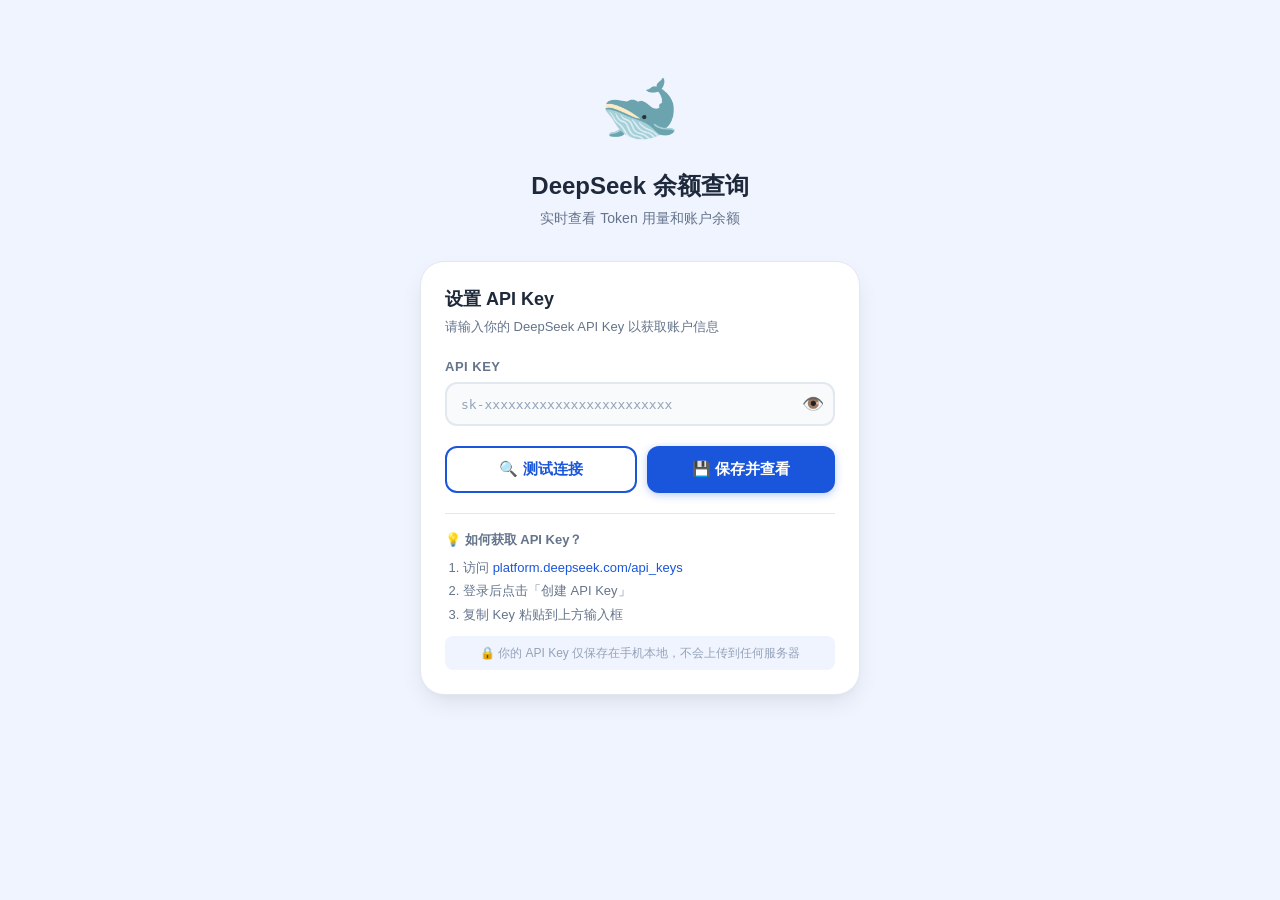
<file: Token Query/deepseek-token-pwa/index.html>
<!DOCTYPE html>
<html lang="zh-CN">
<head>
  <meta charset="UTF-8">
  <meta name="viewport" content="width=device-width, initial-scale=1.0, viewport-fit=cover, user-scalable=no">
  <meta name="theme-color" content="#1a56db">
  <meta name="description" content="DeepSeek Token 用量与余额查询工具">

  <!-- PWA Manifest -->
  <link rel="manifest" href="manifest.json">

  <!-- iOS Safari PWA 专属标签 -->
  <meta name="apple-mobile-web-app-capable" content="yes">
  <meta name="apple-mobile-web-app-status-bar-style" content="black-translucent">
  <meta name="apple-mobile-web-app-title" content="DeepSeek 余额">
  <link rel="apple-touch-icon" href="icons/icon-192.png">
  <!-- iPhone X+ 安全区域适配 -->
  <meta name="apple-mobile-web-app-viewport" content="width=device-width, initial-scale=1, viewport-fit=cover">

  <!-- 微软 Tile -->
  <meta name="msapplication-TileColor" content="#1a56db">
  <meta name="msapplication-TileImage" content="icons/icon-192.png">

  <title>DeepSeek 余额查询</title>

  <!-- 样式 -->
  <link rel="stylesheet" href="css/style.css">
</head>
<body>
  <!-- ========== 设置页面 ========== -->
  <div id="setupPage" class="page">
    <div class="setup-container">
      <div class="logo-area">
        <div class="logo-icon">🐋</div>
        <h1>DeepSeek 余额查询</h1>
        <p class="subtitle">实时查看 Token 用量和账户余额</p>
      </div>

      <div class="setup-card">
        <h2>设置 API Key</h2>
        <p class="hint">请输入你的 DeepSeek API Key 以获取账户信息</p>

        <div class="input-group">
          <label for="apiKeyInput">API Key</label>
          <div class="password-input-wrapper">
            <input
              type="password"
              id="apiKeyInput"
              placeholder="sk-xxxxxxxxxxxxxxxxxxxxxxxx"
              autocomplete="off"
            >
            <button type="button" id="toggleVisibilityBtn" class="icon-btn" title="显示/隐藏">
              👁️
            </button>
          </div>
        </div>

        <div class="setup-actions">
          <button type="button" id="testBtn" class="btn btn-outline">🔍 测试连接</button>
          <button type="button" id="saveBtn" class="btn btn-primary">💾 保存并查看</button>
        </div>

        <div id="testResult" class="test-result hidden"></div>

        <div class="setup-footer">
          <p>💡 <strong>如何获取 API Key？</strong></p>
          <ol>
            <li>访问 <a href="https://platform.deepseek.com/api_keys" target="_blank" rel="noopener">platform.deepseek.com/api_keys</a></li>
            <li>登录后点击「创建 API Key」</li>
            <li>复制 Key 粘贴到上方输入框</li>
          </ol>
          <p class="privacy-note">🔒 你的 API Key 仅保存在手机本地，不会上传到任何服务器</p>
        </div>
      </div>
    </div>
  </div>

  <!-- ========== 仪表盘页面 ========== -->
  <div id="dashboardPage" class="page hidden">
    <div class="dashboard-container">
      <!-- 顶部导航 -->
      <header class="dashboard-header">
        <div class="header-left">
          <div class="header-icon">🐋</div>
          <div>
            <h1 class="header-title">DeepSeek</h1>
            <p class="header-subtitle">账户余额查询</p>
          </div>
        </div>
        <button type="button" id="settingsBtn" class="icon-btn" title="设置">⚙️</button>
      </header>

      <!-- 余额主卡片 -->
      <div class="balance-card">
        <div class="balance-card-inner">
          <p class="balance-label">账户余额</p>
          <div class="balance-amount">
            <span class="currency">¥</span>
            <span id="totalBalance" class="amount-number">--</span>
          </div>
          <div class="balance-details">
            <div class="detail-item">
              <span class="detail-dot recharge"></span>
              <span class="detail-label">充值余额</span>
              <span id="toppedUpBalance" class="detail-value">--</span>
            </div>
            <div class="detail-item">
              <span class="detail-dot granted"></span>
              <span class="detail-label">赠送余额</span>
              <span id="grantedBalance" class="detail-value">--</span>
            </div>
          </div>
        </div>
        <!-- 装饰波纹 -->
        <div class="card-wave"></div>
      </div>

      <!-- Token 用量卡片 -->
      <div class="usage-card">
        <div class="usage-header">
          <h3>📊 可用 Token 估算</h3>
          <span id="tokenPeriod" class="period-label">基于余额估算</span>
        </div>

        <!-- 总消耗量 -->
        <div class="token-total-section">
          <span id="tokenTotal" class="token-total-number">--</span>
          <span class="token-total-unit">tokens</span>
        </div>

        <!-- 输入/输出明细 -->
        <div class="token-breakdown">
          <div class="token-item">
            <span class="token-dot input-dot"></span>
            <div class="token-item-info">
              <span class="token-item-label">输入</span>
              <span id="tokenInput" class="token-item-value">--</span>
            </div>
          </div>
          <div class="token-divider"></div>
          <div class="token-item">
            <span class="token-dot output-dot"></span>
            <div class="token-item-info">
              <span class="token-item-label">输出</span>
              <span id="tokenOutput" class="token-item-value">--</span>
            </div>
          </div>
        </div>

        <!-- 用量进度条 -->
        <div class="usage-progress-section">
          <div class="progress-bar-container">
            <div id="tokenProgressBar" class="progress-bar-fill"></div>
          </div>
          <span id="tokenProgressPct" class="progress-text">--</span>
        </div>

        <!-- 更新时间 -->
        <div class="usage-footer">
          <span id="lastUpdated" class="update-time">--</span>
        </div>
      </div>

      <!-- 操作按钮 -->
      <div class="action-bar">
        <button type="button" id="refreshBtn" class="btn btn-primary btn-full">
          🔄 刷新数据
        </button>
      </div>

      <!-- 底部信息 -->
      <footer class="dashboard-footer">
        <p id="accountStatus" class="account-status">--</p>
      </footer>
    </div>
  </div>

  <!-- ========== Toast 提示 ========== -->
  <div id="toast" class="toast hidden"></div>

  <!-- Service Worker 注册 + 主逻辑 -->
  <script src="js/app.js"></script>
</body>
</html>
</file>
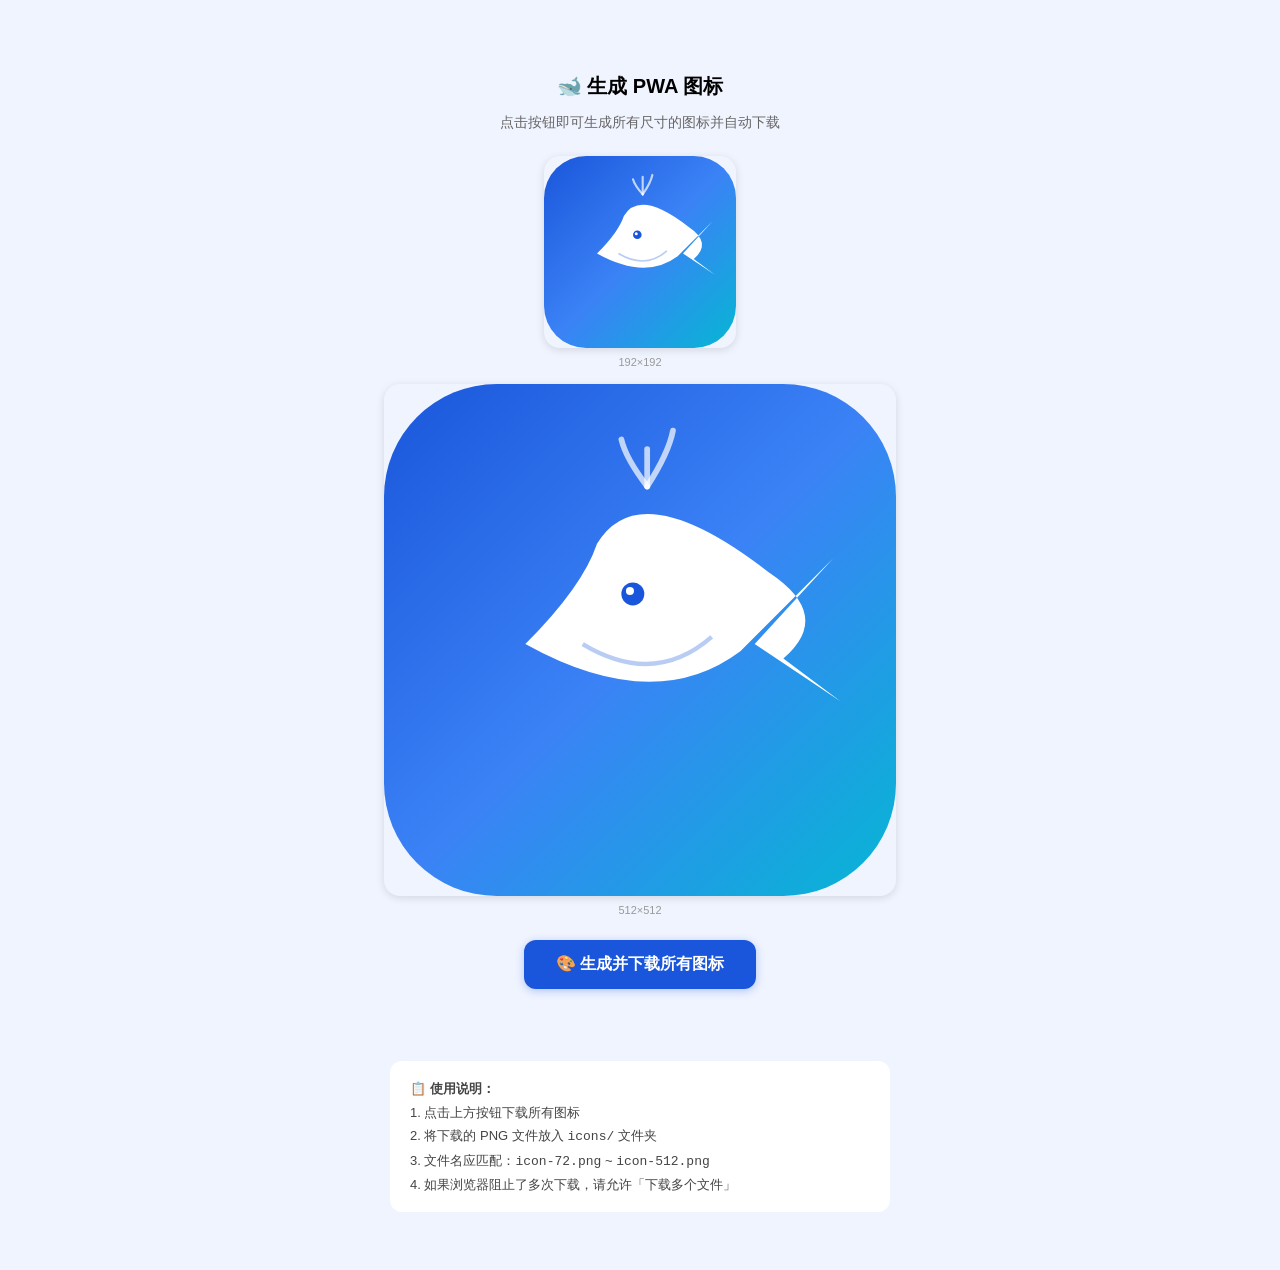
<file: Token Query/deepseek-token-pwa/icons/generate-icons.html>
<!DOCTYPE html>
<html lang="zh-CN">
<head>
  <meta charset="UTF-8">
  <meta name="viewport" content="width=device-width, initial-scale=1.0">
  <title>图标生成器 — DeepSeek PWA</title>
  <style>
    body {
      font-family: -apple-system, BlinkMacSystemFont, "PingFang SC", "Microsoft YaHei", sans-serif;
      max-width: 500px;
      margin: 40px auto;
      padding: 20px;
      background: #f0f4ff;
      text-align: center;
    }
    h1 { font-size: 20px; margin-bottom: 8px; }
    p { color: #666; font-size: 14px; margin-bottom: 24px; }
    .preview-area {
      display: flex;
      flex-wrap: wrap;
      gap: 16px;
      justify-content: center;
      margin-bottom: 24px;
    }
    .preview-item {
      text-align: center;
    }
    .preview-item canvas {
      border-radius: 16px;
      box-shadow: 0 2px 8px rgba(0,0,0,0.12);
    }
    .preview-item span {
      display: block;
      font-size: 11px;
      color: #999;
      margin-top: 4px;
    }
    button {
      padding: 14px 32px;
      font-size: 16px;
      font-weight: 600;
      border: none;
      border-radius: 12px;
      background: #1a56db;
      color: white;
      cursor: pointer;
      box-shadow: 0 2px 8px rgba(26,86,219,0.3);
    }
    button:active { transform: scale(0.97); }
    button:disabled { opacity: 0.5; pointer-events: none; }
    .status {
      margin-top: 16px;
      font-size: 13px;
      color: #059669;
      min-height: 24px;
    }
    .instructions {
      margin-top: 32px;
      text-align: left;
      background: white;
      padding: 16px 20px;
      border-radius: 12px;
      font-size: 13px;
      color: #444;
      line-height: 1.8;
    }
  </style>
</head>
<body>
  <h1>🐋 生成 PWA 图标</h1>
  <p>点击按钮即可生成所有尺寸的图标并自动下载</p>

  <div class="preview-area">
    <div class="preview-item">
      <canvas id="preview192" width="192" height="192"></canvas>
      <span>192×192</span>
    </div>
    <div class="preview-item">
      <canvas id="preview512" width="512" height="512"></canvas>
      <span>512×512</span>
    </div>
  </div>

  <button id="generateBtn" onclick="generateAllIcons()">🎨 生成并下载所有图标</button>
  <div class="status" id="status"></div>

  <div class="instructions">
    <strong>📋 使用说明：</strong><br>
    1. 点击上方按钮下载所有图标<br>
    2. 将下载的 PNG 文件放入 <code>icons/</code> 文件夹<br>
    3. 文件名应匹配：<code>icon-72.png</code> ~ <code>icon-512.png</code><br>
    4. 如果浏览器阻止了多次下载，请允许「下载多个文件」
  </div>

  <script>
    /**
     * 在 Canvas 上绘制 DeepSeek 风格的鲸鱼图标
     */
    function drawIcon(canvas, size) {
      const ctx = canvas.getContext('2d');
      const s = size;

      // 背景：蓝色渐变
      const bgGrad = ctx.createLinearGradient(0, 0, s, s);
      bgGrad.addColorStop(0, '#1a56db');
      bgGrad.addColorStop(0.5, '#3b82f6');
      bgGrad.addColorStop(1, '#06b6d4');
      ctx.fillStyle = bgGrad;
      ctx.beginPath();
      ctx.roundRect(0, 0, s, s, s * 0.22);
      ctx.fill();

      // 鲸鱼身体（简化曲线）
      const cx = s * 0.5;
      const cy = s * 0.48;
      const scale = s * 0.28;

      ctx.fillStyle = '#ffffff';

      // 绘制鲸鱼形状
      ctx.beginPath();
      // 从头顶开始
      ctx.moveTo(cx - scale * 0.3, cy - scale * 0.6);
      // 头顶到背部
      ctx.quadraticCurveTo(cx, cy - scale * 1.1, cx + scale * 0.9, cy - scale * 0.4);
      // 背到尾
      ctx.quadraticCurveTo(cx + scale * 1.35, cy - scale * 0.1, cx + scale * 1.0, cy + scale * 0.2);
      // 尾鳍上
      ctx.lineTo(cx + scale * 1.4, cy + scale * 0.5);
      // 尾鳍中
      ctx.lineTo(cx + scale * 0.8, cy + scale * 0.1);
      // 尾鳍下
      ctx.lineTo(cx + scale * 1.35, cy - scale * 0.5);
      // 回到尾部
      ctx.lineTo(cx + scale * 0.7, cy + scale * 0.15);
      // 肚子
      ctx.quadraticCurveTo(cx + scale * 0.1, cy + scale * 0.6, cx - scale * 0.8, cy + scale * 0.1);
      // 下巴到头
      ctx.quadraticCurveTo(cx - scale * 0.4, cy - scale * 0.3, cx - scale * 0.3, cy - scale * 0.6);
      ctx.fill();

      // 鲸鱼眼睛
      const eyeX = cx - scale * 0.05;
      const eyeY = cy - scale * 0.25;
      const eyeR = scale * 0.08;

      ctx.fillStyle = '#1a56db';
      ctx.beginPath();
      ctx.arc(eyeX, eyeY, eyeR, 0, Math.PI * 2);
      ctx.fill();

      // 眼睛高光
      ctx.fillStyle = '#ffffff';
      ctx.beginPath();
      ctx.arc(eyeX - eyeR * 0.25, eyeY - eyeR * 0.25, eyeR * 0.35, 0, Math.PI * 2);
      ctx.fill();

      // 腹部波纹线
      ctx.strokeStyle = 'rgba(26, 86, 219, 0.3)';
      ctx.lineWidth = scale * 0.03;
      ctx.beginPath();
      ctx.moveTo(cx - scale * 0.4, cy + scale * 0.1);
      ctx.quadraticCurveTo(cx + scale * 0.1, cy + scale * 0.4, cx + scale * 0.5, cy + scale * 0.05);
      ctx.stroke();

      // 喷水
      ctx.strokeStyle = 'rgba(255, 255, 255, 0.7)';
      ctx.lineWidth = scale * 0.04;
      ctx.lineCap = 'round';
      const spoutX = cx + scale * 0.05;
      const spoutBaseY = cy - scale * 1.0;
      for (let i = 0; i < 3; i++) {
        ctx.beginPath();
        const offsetX = (i - 1) * scale * 0.15;
        const height = scale * (0.25 + Math.random() * 0.15);
        ctx.moveTo(spoutX, spoutBaseY);
        ctx.quadraticCurveTo(spoutX + offsetX, spoutBaseY - height * 0.6, spoutX + offsetX * 1.2, spoutBaseY - height);
        ctx.stroke();
      }
    }

    /** 生成并下载单个图标 */
    function downloadIcon(size) {
      return new Promise((resolve) => {
        const canvas = document.createElement('canvas');
        canvas.width = size;
        canvas.height = size;
        drawIcon(canvas, size);

        canvas.toBlob((blob) => {
          const url = URL.createObjectURL(blob);
          const a = document.createElement('a');
          a.href = url;
          a.download = `icon-${size}.png`;
          document.body.appendChild(a);
          a.click();
          document.body.removeChild(a);
          URL.revokeObjectURL(url);
          setTimeout(resolve, 200);
        }, 'image/png');
      });
    }

    /** 生成所有图标 */
    async function generateAllIcons() {
      const btn = document.getElementById('generateBtn');
      const status = document.getElementById('status');
      const sizes = [72, 96, 128, 144, 152, 192, 384, 512];

      btn.disabled = true;
      status.textContent = '⏳ 正在生成图标...';

      // 先绘制预览
      drawIcon(document.getElementById('preview192'), 192);
      drawIcon(document.getElementById('preview512'), 512);

      // 逐个下载
      for (const size of sizes) {
        status.textContent = `⏳ 生成中... (${size}×${size})`;
        await downloadIcon(size);
      }

      status.textContent = `✅ 完成！已下载 ${sizes.length} 个图标文件`;
      btn.disabled = false;

      alert('所有图标已生成！\n\n请将下载的 8 个 PNG 文件放入项目的 icons/ 文件夹中。\n\n文件列表：\n' + sizes.map(s => `icon-${s}.png`).join('\n'));
    }

    // 页面加载时绘制预览
    window.addEventListener('DOMContentLoaded', () => {
      drawIcon(document.getElementById('preview192'), 192);
      drawIcon(document.getElementById('preview512'), 512);
    });
  </script>
</body>
</html>
</file>
<file: Token Query/deepseek-token-pwa/css/style.css>
/* ============================================
   DeepSeek Token & Balance PWA — 样式表
   移动端优先 · Widget 小组件风格
   ============================================ */

/* ---------- CSS 变量 / 主题 ---------- */
:root {
  /* DeepSeek 品牌色系 */
  --color-primary: #1a56db;
  --color-primary-light: #3b82f6;
  --color-primary-dark: #1e40af;
  --color-accent: #06b6d4;
  --color-accent-light: #22d3ee;

  /* 卡片渐变 */
  --card-gradient: linear-gradient(135deg, #1a56db 0%, #3b82f6 40%, #06b6d4 100%);

  /* 背景 */
  --bg: #f0f4ff;
  --bg-card: #ffffff;
  --bg-card-secondary: #f8fafc;

  /* 文字 */
  --text-primary: #1e293b;
  --text-secondary: #64748b;
  --text-tertiary: #94a3b8;
  --text-on-primary: #ffffff;

  /* 边框 */
  --border: #e2e8f0;

  /* 阴影 */
  --shadow-sm: 0 1px 2px rgba(0, 0, 0, 0.05);
  --shadow-md: 0 4px 6px -1px rgba(0, 0, 0, 0.07), 0 2px 4px -2px rgba(0, 0, 0, 0.05);
  --shadow-lg: 0 10px 25px -5px rgba(0, 0, 0, 0.1), 0 4px 10px -6px rgba(0, 0, 0, 0.05);
  --shadow-card: 0 4px 20px rgba(26, 86, 219, 0.15);

  /* 圆角 */
  --radius-sm: 8px;
  --radius-md: 12px;
  --radius-lg: 20px;
  --radius-xl: 24px;

  /* 安全区域 */
  --safe-area-top: env(safe-area-inset-top, 0px);
  --safe-area-bottom: env(safe-area-inset-bottom, 0px);
  --safe-area-left: env(safe-area-inset-left, 0px);
  --safe-area-right: env(safe-area-inset-right, 0px);

  /* 动画 */
  --transition-fast: 150ms ease;
  --transition-normal: 250ms ease;
  --transition-slow: 400ms cubic-bezier(0.4, 0, 0.2, 1);
}

/* ---------- 深色主题 ---------- */
@media (prefers-color-scheme: dark) {
  :root {
    --bg: #0f172a;
    --bg-card: #1e293b;
    --bg-card-secondary: #273548;
    --text-primary: #f1f5f9;
    --text-secondary: #94a3b8;
    --text-tertiary: #64748b;
    --border: #334155;
    --shadow-sm: 0 1px 2px rgba(0, 0, 0, 0.2);
    --shadow-md: 0 4px 6px rgba(0, 0, 0, 0.3);
    --shadow-lg: 0 10px 25px rgba(0, 0, 0, 0.4);
    --shadow-card: 0 4px 20px rgba(26, 86, 219, 0.25);
  }
}

/* ---------- 基础重置 ---------- */
*, *::before, *::after {
  box-sizing: border-box;
  margin: 0;
  padding: 0;
}

html {
  font-size: 16px;
  -webkit-text-size-adjust: 100%;
  -webkit-tap-highlight-color: transparent;
}

body {
  font-family: -apple-system, BlinkMacSystemFont, "Segoe UI", "PingFang SC",
    "Hiragino Sans GB", "Microsoft YaHei", "Helvetica Neue", Helvetica, Arial,
    sans-serif;
  background: var(--bg);
  color: var(--text-primary);
  line-height: 1.5;
  min-height: 100vh;
  min-height: -webkit-fill-available;
  overflow-x: hidden;
  -webkit-font-smoothing: antialiased;
  -moz-osx-font-smoothing: grayscale;
  /* 防止 iOS 橡皮筋效果导致的下拉 */
  overscroll-behavior-y: none;
}

/* ---------- 页面容器 ---------- */
.page {
  min-height: 100vh;
  min-height: -webkit-fill-available;
  transition: opacity var(--transition-normal);
}

.page.hidden {
  display: none;
}

/* ---------- 设置页面 ---------- */
.setup-container {
  max-width: 420px;
  margin: 0 auto;
  padding: 40px 20px;
  padding-top: calc(60px + var(--safe-area-top));
  padding-bottom: calc(40px + var(--safe-area-bottom));
}

.logo-area {
  text-align: center;
  margin-bottom: 32px;
}

.logo-icon {
  font-size: 64px;
  margin-bottom: 12px;
  animation: float 3s ease-in-out infinite;
}

@keyframes float {
  0%, 100% { transform: translateY(0); }
  50% { transform: translateY(-8px); }
}

.logo-area h1 {
  font-size: 24px;
  font-weight: 700;
  color: var(--text-primary);
  margin-bottom: 4px;
}

.subtitle {
  font-size: 14px;
  color: var(--text-secondary);
}

/* 设置卡片 */
.setup-card {
  background: var(--bg-card);
  border-radius: var(--radius-xl);
  padding: 24px;
  box-shadow: var(--shadow-lg);
  border: 1px solid var(--border);
}

.setup-card h2 {
  font-size: 18px;
  font-weight: 600;
  margin-bottom: 4px;
}

.hint {
  font-size: 13px;
  color: var(--text-secondary);
  margin-bottom: 20px;
}

/* 输入框 */
.input-group {
  margin-bottom: 20px;
}

.input-group label {
  display: block;
  font-size: 13px;
  font-weight: 600;
  margin-bottom: 6px;
  color: var(--text-secondary);
  text-transform: uppercase;
  letter-spacing: 0.5px;
}

.password-input-wrapper {
  display: flex;
  align-items: center;
  background: var(--bg-card-secondary);
  border: 2px solid var(--border);
  border-radius: var(--radius-md);
  transition: border-color var(--transition-fast);
}

.password-input-wrapper:focus-within {
  border-color: var(--color-primary);
  box-shadow: 0 0 0 3px rgba(26, 86, 219, 0.1);
}

.password-input-wrapper input {
  flex: 1;
  border: none;
  background: transparent;
  padding: 12px 14px;
  font-size: 14px;
  font-family: "SF Mono", "Fira Code", "Cascadia Code", monospace;
  color: var(--text-primary);
  outline: none;
  min-width: 0;
}

.password-input-wrapper input::placeholder {
  color: var(--text-tertiary);
  font-family: inherit;
  font-size: 13px;
}

.icon-btn {
  flex-shrink: 0;
  width: 40px;
  height: 40px;
  border: none;
  background: transparent;
  font-size: 18px;
  cursor: pointer;
  display: flex;
  align-items: center;
  justify-content: center;
  border-radius: var(--radius-sm);
  transition: background var(--transition-fast);
  -webkit-tap-highlight-color: transparent;
}

.icon-btn:active {
  background: var(--border);
}

/* 按钮 */
.btn {
  display: inline-flex;
  align-items: center;
  justify-content: center;
  gap: 6px;
  padding: 12px 20px;
  border: none;
  border-radius: var(--radius-md);
  font-size: 15px;
  font-weight: 600;
  cursor: pointer;
  transition: all var(--transition-fast);
  -webkit-tap-highlight-color: transparent;
  user-select: none;
}

.btn:active {
  transform: scale(0.97);
}

.btn-primary {
  background: var(--color-primary);
  color: white;
  box-shadow: 0 2px 8px rgba(26, 86, 219, 0.3);
}

.btn-primary:hover {
  background: var(--color-primary-dark);
}

.btn-primary:active {
  background: var(--color-primary-dark);
}

.btn-outline {
  background: transparent;
  color: var(--color-primary);
  border: 2px solid var(--color-primary);
}

.btn-outline:hover {
  background: rgba(26, 86, 219, 0.05);
}

.btn-outline:active {
  background: rgba(26, 86, 219, 0.1);
}

.btn-full {
  width: 100%;
}

.setup-actions {
  display: flex;
  gap: 10px;
}

.setup-actions .btn {
  flex: 1;
}

/* 测试结果 */
.test-result {
  margin-top: 16px;
  padding: 12px 16px;
  border-radius: var(--radius-md);
  font-size: 13px;
  font-weight: 500;
  animation: slideIn var(--transition-normal);
}

.test-result.hidden {
  display: none;
}

.test-result.success {
  background: #ecfdf5;
  color: #065f46;
  border: 1px solid #a7f3d0;
}

.test-result.error {
  background: #fef2f2;
  color: #991b1b;
  border: 1px solid #fecaca;
}

.test-result.loading {
  background: #eff6ff;
  color: #1e40af;
  border: 1px solid #bfdbfe;
}

/* 设置页脚 */
.setup-footer {
  margin-top: 20px;
  padding-top: 16px;
  border-top: 1px solid var(--border);
  font-size: 13px;
  color: var(--text-secondary);
}

.setup-footer ol {
  margin: 8px 0 0 18px;
}

.setup-footer li {
  margin-bottom: 4px;
}

.setup-footer a {
  color: var(--color-primary);
  text-decoration: none;
  font-weight: 500;
}

.privacy-note {
  margin-top: 12px;
  padding: 8px 12px;
  background: var(--bg);
  border-radius: var(--radius-sm);
  font-size: 12px;
  text-align: center;
  color: var(--text-tertiary);
}

/* ---------- 仪表盘页面 ---------- */
.dashboard-container {
  max-width: 420px;
  margin: 0 auto;
  padding: 16px;
  padding-top: calc(16px + var(--safe-area-top));
  padding-bottom: calc(24px + var(--safe-area-bottom));
}

/* 顶部导航 */
.dashboard-header {
  display: flex;
  align-items: center;
  justify-content: space-between;
  margin-bottom: 16px;
  padding: 12px 16px;
  background: var(--bg-card);
  border-radius: var(--radius-lg);
  box-shadow: var(--shadow-sm);
  border: 1px solid var(--border);
}

.header-left {
  display: flex;
  align-items: center;
  gap: 10px;
}

.header-icon {
  font-size: 32px;
}

.header-title {
  font-size: 17px;
  font-weight: 700;
  line-height: 1.2;
}

.header-subtitle {
  font-size: 12px;
  color: var(--text-secondary);
}

/* ---------- 余额主卡片 ---------- */
.balance-card {
  position: relative;
  background: var(--card-gradient);
  border-radius: var(--radius-xl);
  padding: 24px 20px 60px;
  margin-bottom: -30px;
  z-index: 2;
  box-shadow: var(--shadow-card);
  overflow: hidden;
}

.balance-card-inner {
  position: relative;
  z-index: 1;
}

.balance-label {
  font-size: 13px;
  font-weight: 500;
  color: rgba(255, 255, 255, 0.8);
  text-transform: uppercase;
  letter-spacing: 1px;
  margin-bottom: 4px;
}

.balance-amount {
  display: flex;
  align-items: baseline;
  gap: 2px;
  margin-bottom: 20px;
}

.currency {
  font-size: 24px;
  font-weight: 600;
  color: rgba(255, 255, 255, 0.9);
}

.amount-number {
  font-size: 48px;
  font-weight: 800;
  color: #ffffff;
  line-height: 1;
  letter-spacing: -1px;
  transition: all var(--transition-normal);
}

.amount-number.updating {
  transform: scale(1.05);
  opacity: 0.6;
}

.balance-details {
  display: flex;
  gap: 16px;
}

.detail-item {
  display: flex;
  align-items: center;
  gap: 6px;
  background: rgba(255, 255, 255, 0.15);
  backdrop-filter: blur(4px);
  padding: 8px 12px;
  border-radius: var(--radius-sm);
}

.detail-dot {
  width: 8px;
  height: 8px;
  border-radius: 50%;
  flex-shrink: 0;
}

.detail-dot.recharge {
  background: #ffffff;
  box-shadow: 0 0 6px rgba(255, 255, 255, 0.8);
}

.detail-dot.granted {
  background: rgba(255, 255, 255, 0.5);
  border: 1.5px solid rgba(255, 255, 255, 0.8);
}

.detail-label {
  font-size: 11px;
  color: rgba(255, 255, 255, 0.75);
}

.detail-value {
  font-size: 14px;
  font-weight: 700;
  color: #ffffff;
}

/* 装饰波纹 */
.card-wave {
  position: absolute;
  bottom: 0;
  left: 0;
  right: 0;
  height: 40px;
  background: rgba(255, 255, 255, 0.08);
  border-radius: 50% 50% 0 0;
  transform: scaleX(1.5);
}

/* ---------- Token 用量卡片 ---------- */
.usage-card {
  position: relative;
  z-index: 1;
  background: var(--bg-card);
  border-radius: var(--radius-xl);
  padding: 36px 20px 20px;
  box-shadow: var(--shadow-md);
  border: 1px solid var(--border);
  margin-bottom: 16px;
}

.usage-header {
  display: flex;
  align-items: center;
  justify-content: space-between;
  margin-bottom: 12px;
}

.usage-header h3 {
  font-size: 16px;
  font-weight: 600;
}

.period-label {
  font-size: 12px;
  color: var(--text-tertiary);
  background: var(--bg);
  padding: 3px 10px;
  border-radius: 12px;
}

/* Token 总量大字 */
.token-total-section {
  display: flex;
  align-items: baseline;
  gap: 6px;
  margin-bottom: 16px;
}

.token-total-number {
  font-size: 36px;
  font-weight: 800;
  color: var(--text-primary);
  line-height: 1;
  letter-spacing: -0.5px;
  transition: all var(--transition-normal);
}

.token-total-unit {
  font-size: 14px;
  color: var(--text-tertiary);
  font-weight: 500;
}

/* 输入/输出明细 */
.token-breakdown {
  display: flex;
  align-items: center;
  gap: 0;
  background: var(--bg-card-secondary);
  border-radius: var(--radius-md);
  padding: 12px 16px;
  margin-bottom: 16px;
  border: 1px solid var(--border);
}

.token-item {
  flex: 1;
  display: flex;
  align-items: center;
  gap: 10px;
}

.token-dot {
  width: 10px;
  height: 10px;
  border-radius: 50%;
  flex-shrink: 0;
}

.token-dot.input-dot {
  background: #3b82f6;
  box-shadow: 0 0 6px rgba(59, 130, 246, 0.5);
}

.token-dot.output-dot {
  background: #06b6d4;
  box-shadow: 0 0 6px rgba(6, 182, 212, 0.5);
}

.token-item-info {
  display: flex;
  flex-direction: column;
}

.token-item-label {
  font-size: 11px;
  color: var(--text-tertiary);
  text-transform: uppercase;
  letter-spacing: 0.5px;
}

.token-item-value {
  font-size: 16px;
  font-weight: 700;
  color: var(--text-primary);
}

.token-divider {
  width: 1px;
  height: 36px;
  background: var(--border);
  flex-shrink: 0;
}

/* 进度条 */
.usage-progress-section {
  margin-bottom: 12px;
}

.progress-bar-container {
  width: 100%;
  height: 6px;
  background: var(--bg);
  border-radius: 6px;
  overflow: hidden;
  margin-bottom: 6px;
}

.progress-bar-fill {
  height: 100%;
  background: linear-gradient(90deg, var(--color-accent), var(--color-primary));
  border-radius: 6px;
  width: 0%;
  transition: width var(--transition-slow), background var(--transition-normal);
}

.progress-text {
  font-size: 11px;
  color: var(--text-tertiary);
  display: block;
}

/* 更新时间 */
.usage-footer {
  text-align: center;
  padding-top: 4px;
}

.update-time {
  font-size: 12px;
  color: var(--text-tertiary);
}

/* ---------- 操作按钮栏 ---------- */
.action-bar {
  margin-bottom: 12px;
}

/* ---------- 页脚 ---------- */
.dashboard-footer {
  text-align: center;
}

.account-status {
  font-size: 12px;
  color: var(--text-tertiary);
}

/* ---------- Toast 提示 ---------- */
.toast {
  position: fixed;
  top: calc(16px + var(--safe-area-top));
  left: 50%;
  transform: translateX(-50%);
  padding: 12px 24px;
  border-radius: var(--radius-md);
  font-size: 14px;
  font-weight: 600;
  color: white;
  box-shadow: var(--shadow-lg);
  z-index: 9999;
  animation: toastIn var(--transition-normal);
  pointer-events: none;
  max-width: 90vw;
  text-align: center;
}

.toast.hidden {
  display: none;
}

.toast.success {
  background: #059669;
}

.toast.error {
  background: #dc2626;
}

.toast.info {
  background: var(--color-primary);
}

@keyframes toastIn {
  from {
    opacity: 0;
    transform: translateX(-50%) translateY(-20px);
  }
  to {
    opacity: 1;
    transform: translateX(-50%) translateY(0);
  }
}

/* ---------- 通用动画 ---------- */
@keyframes slideIn {
  from {
    opacity: 0;
    transform: translateY(-8px);
  }
  to {
    opacity: 1;
    transform: translateY(0);
  }
}

@keyframes pulse {
  0%, 100% { opacity: 1; }
  50% { opacity: 0.5; }
}

.skeleton {
  animation: pulse 1.5s ease-in-out infinite;
}

/* ---------- 下拉刷新指示器 ---------- */
.pull-indicator {
  text-align: center;
  padding: 8px;
  color: var(--text-tertiary);
  font-size: 13px;
  transition: all var(--transition-fast);
  height: 0;
  overflow: hidden;
  opacity: 0;
}

.pull-indicator.active {
  height: 36px;
  opacity: 1;
}

.pull-indicator .spinner {
  display: inline-block;
  width: 18px;
  height: 18px;
  border: 2px solid var(--border);
  border-top-color: var(--color-primary);
  border-radius: 50%;
  animation: spin 0.8s linear infinite;
}

@keyframes spin {
  to { transform: rotate(360deg); }
}

/* ---------- 响应式调整 ---------- */

/* Widget 紧凑模式（Standalone 全屏） */
@media (display-mode: standalone) {
  .dashboard-container {
    padding-top: calc(8px + var(--safe-area-top));
    padding-bottom: calc(8px + var(--safe-area-bottom));
  }

  .dashboard-header {
    margin-bottom: 12px;
    padding: 10px 14px;
  }

  .balance-card {
    padding: 20px 16px 50px;
    margin-bottom: -25px;
  }

  .amount-number {
    font-size: 42px;
  }

  .usage-card {
    padding: 30px 16px 16px;
  }
}

/* 小屏幕手机 */
@media (max-width: 360px) {
  .amount-number {
    font-size: 38px;
  }

  .balance-details {
    flex-direction: column;
    gap: 8px;
  }

  .setup-actions {
    flex-direction: column;
  }
}

/* 大屏幕 */
@media (min-width: 768px) {
  .dashboard-container,
  .setup-container {
    max-width: 480px;
  }

  .balance-card {
    padding: 32px 28px 70px;
  }

  .amount-number {
    font-size: 56px;
  }
}

/* 减少动画（用户偏好） */
@media (prefers-reduced-motion: reduce) {
  *, *::before, *::after {
    animation-duration: 0.01ms !important;
    transition-duration: 0.01ms !important;
  }
}
</file>
